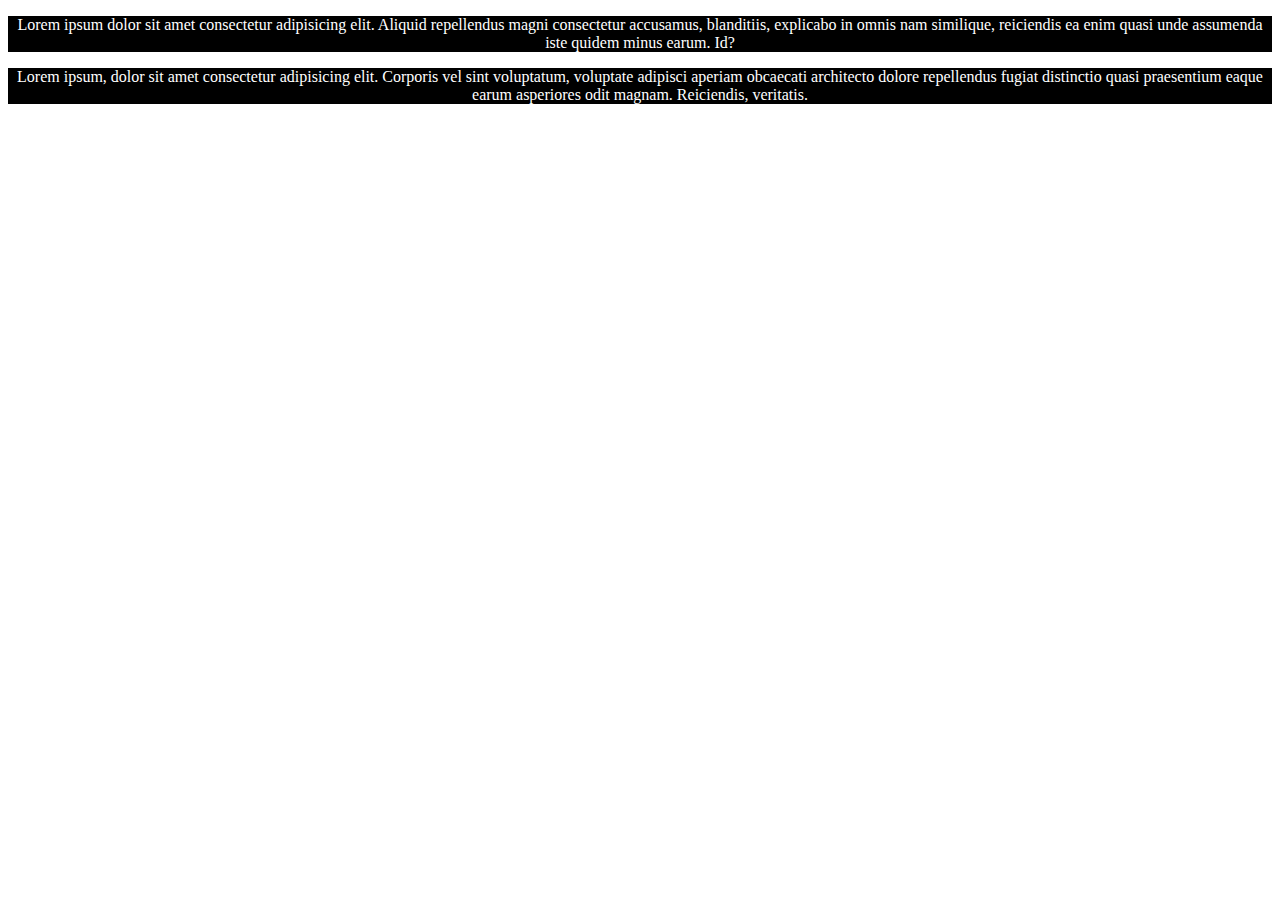
<file: index.html>
<!DOCTYPE html>
<html lang="en">
<head>
    <meta charset="UTF-8">
    <meta name="viewport" content="width=device-width, initial-scale=1.0">
    <title>It's the main branch</title>
    <link rel="stylesheet" href="style.css">
</head>
<body>
    <p>Lorem ipsum dolor sit amet consectetur adipisicing elit. Aliquid repellendus magni consectetur accusamus, blanditiis, explicabo in omnis nam similique, reiciendis ea enim quasi unde assumenda iste quidem minus earum. Id?</p>
    <p>Lorem ipsum, dolor sit amet consectetur adipisicing elit. Corporis vel sint voluptatum, voluptate adipisci aperiam obcaecati architecto dolore repellendus fugiat distinctio quasi praesentium eaque earum asperiores odit magnam. Reiciendis, veritatis.</p>

</body>
</html>
</file>
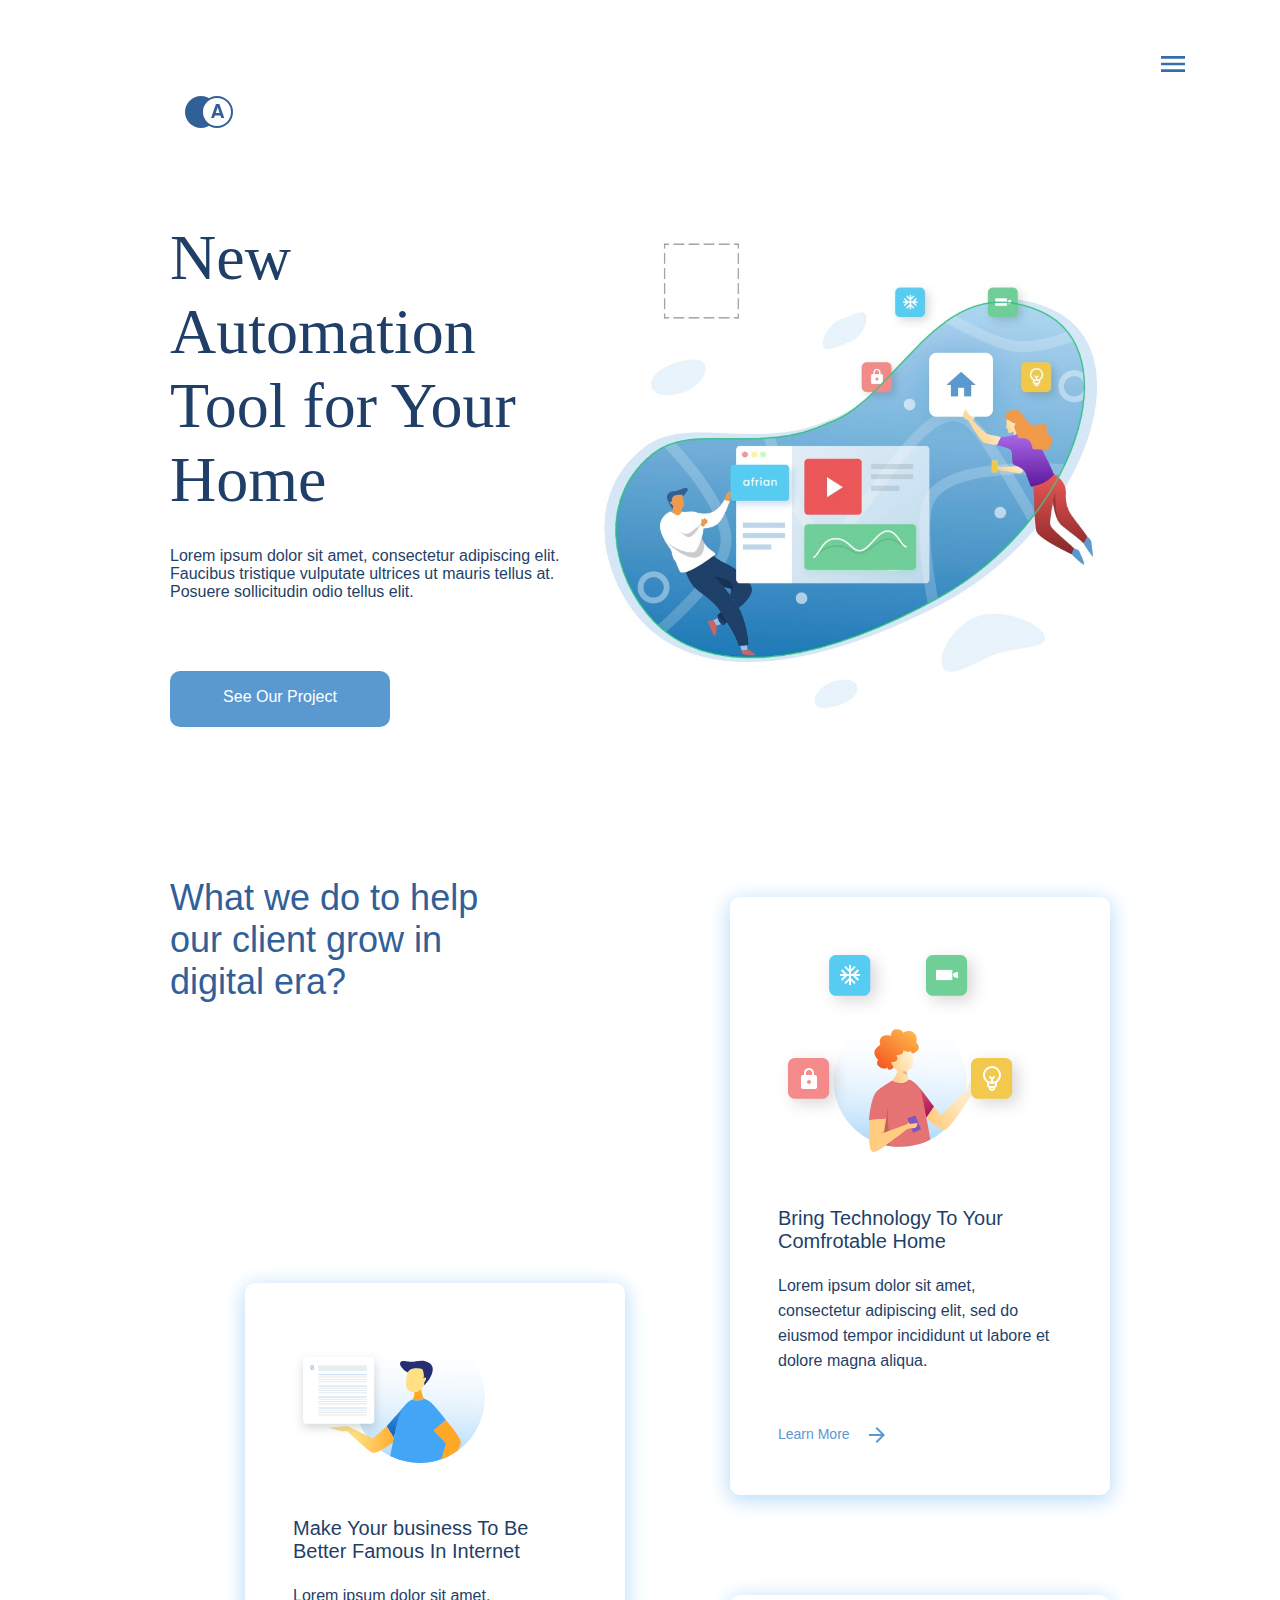
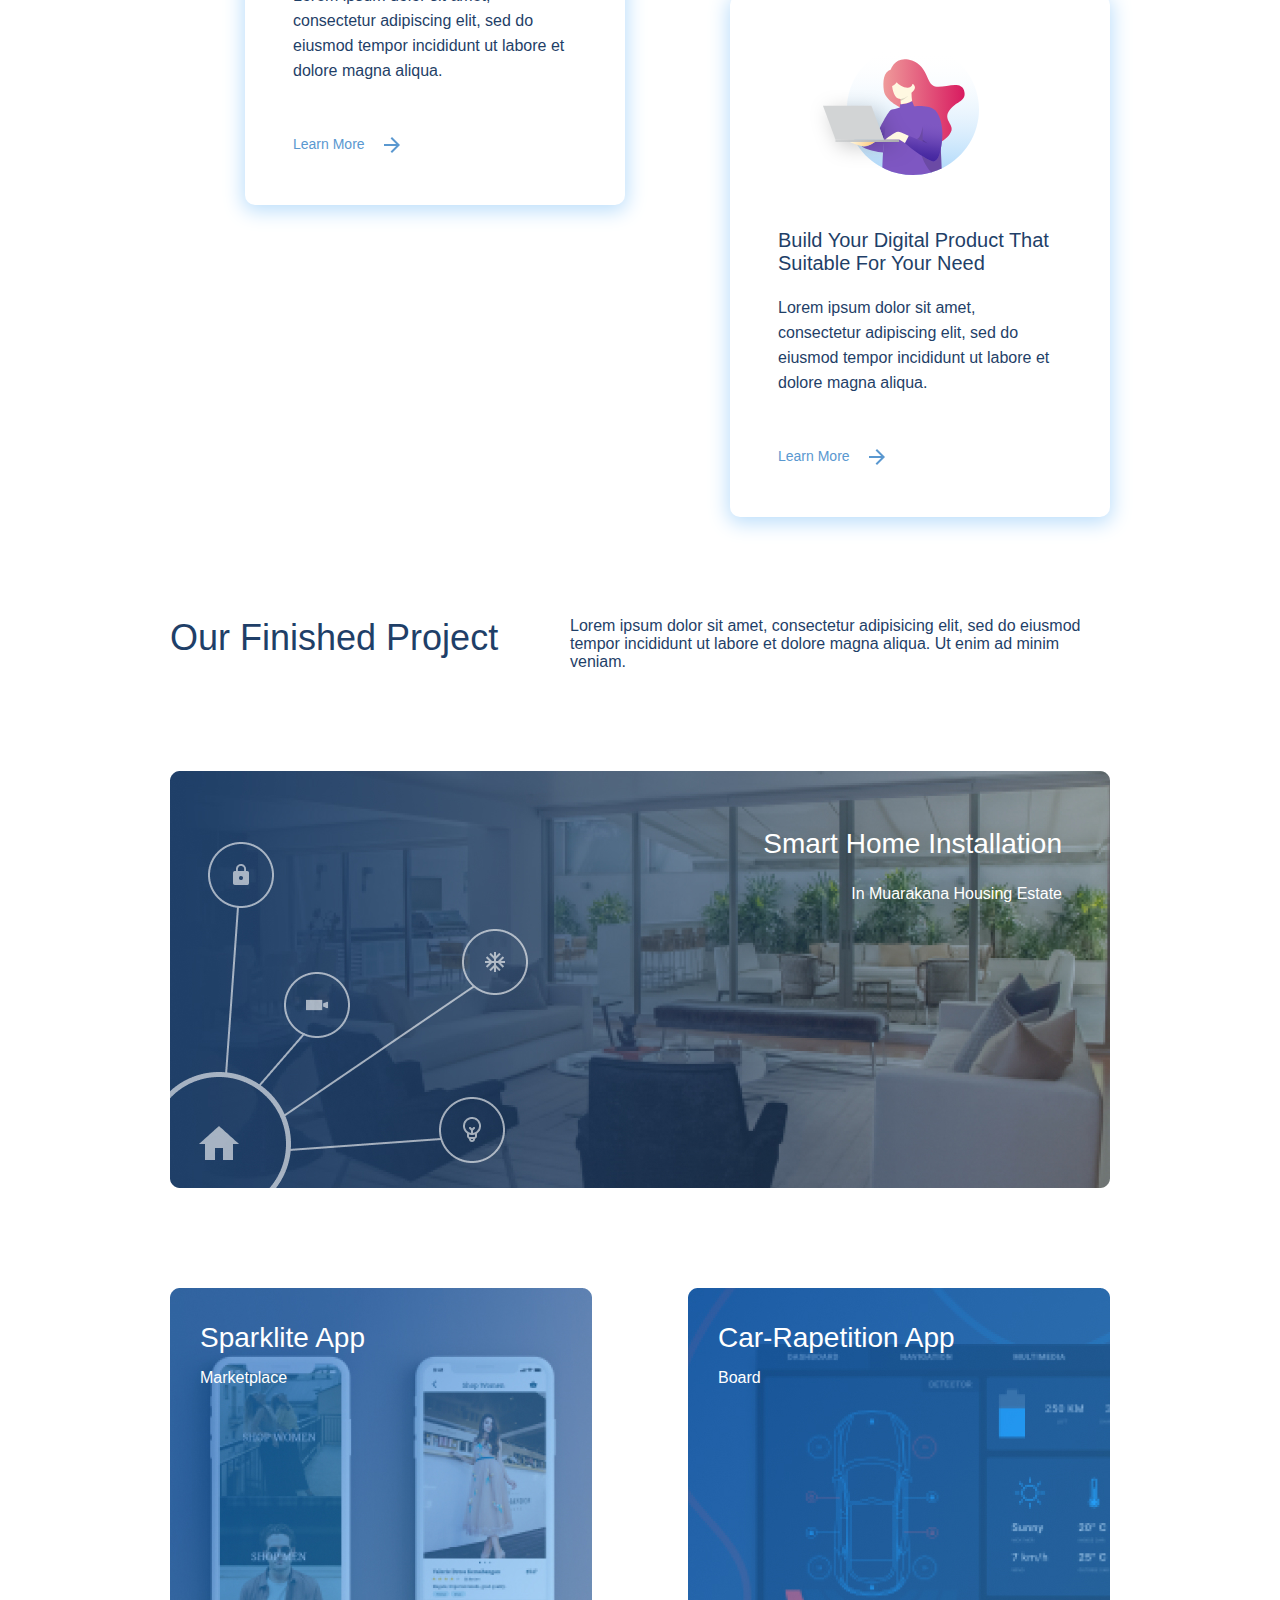
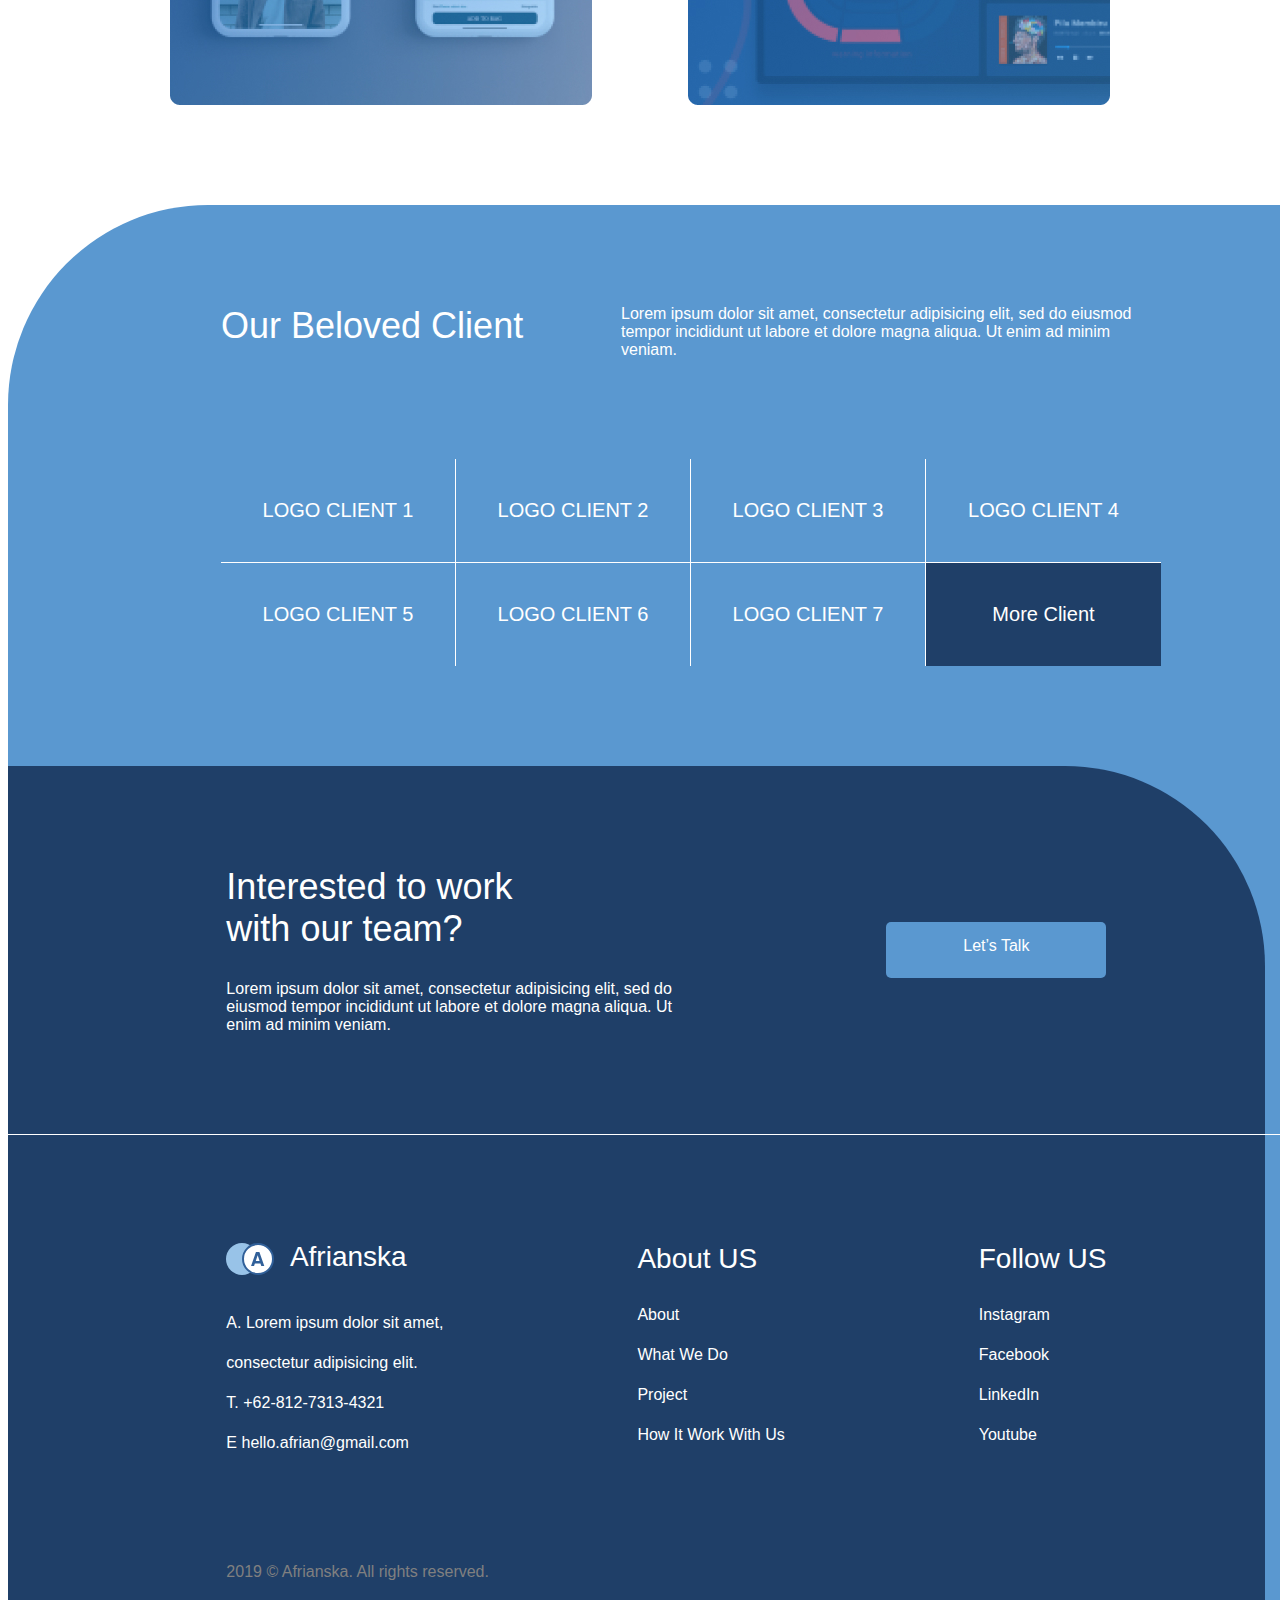
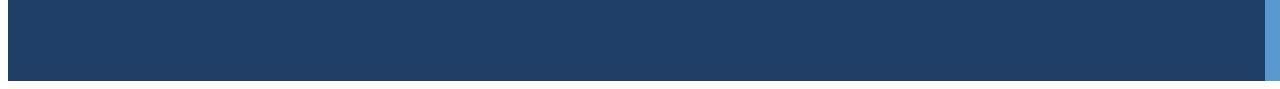
<file: docs/index.html>
<!DOCTYPE html>
<html lang="ru">

<head>
  <meta charset="UTF-8">
  <!-- <meta name="viewport" content="width=device-width"> -->
  <title>Figma-6 page-1</title>
  <link href="Figma-6 page-1.css" rel="stylesheet">
  <link href="https://fonts.cdnfonts.com/css/gilroy-bold?styles=20876,20877,20878,20879,20880" rel="stylesheet">
  <link href="https://db.onlinewebfonts.com/c/d1243736bfe07b546f8f1e54e7804afb?family=Galien+Regular" rel="stylesheet">

</head>

<body>
  <nav>
    <div class="logo"><img src="logo.svg"></div>
    <div class="menu"><img src="ic_menu_48px.svg"></div>
  </nav>
  <header>
    <div class="text-header">
      <div class="text-1-header">New Automation <br>
        Tool for Your Home</div>
      <div class="text-2-header">Lorem ipsum dolor sit amet, consectetur adipiscing elit. Faucibus tristique vulputate
        ultrices ut mauris tellus at. Posuere sollicitudin odio tellus elit.</div>
      <div class="see-button"><a href="Figma-6 blog page.html">See Our Project</a></div>
    </div>
    <div class="img-header">
      <img src="92226342-9FC2-4EC9-BCE0-161C15E54992.jpeg">
    </div>
  </header>
  <section class="section-1">
    <div class="col-1-sec-1">
      <div class="text-sec-1">What we do to help
        our client grow in
        digital era?</div>
      <div class="card card-1">
        <img src="1.svg">
        <div class="text-1-card">Make Your business To Be
          Better Famous In Internet</div>
        <div class="text-2-card">Lorem ipsum dolor sit amet, consectetur adipiscing elit, sed do eiusmod tempor
          incididunt ut labore et dolore magna aliqua. </div>
        <div class="learn-more-card">Learn More &nbsp&nbsp&nbsp;<img style="vertical-align: middle;"
            src="ic_arrow_forward_24px.svg"></div>
      </div>
    </div>
    <div class="col-2-sec-1">
      <div class="card card-2">
        <img src="3.svg">
        <div class="text-1-card">Bring Technology To Your
          Comfrotable Home</div>
        <div class="text-2-card">Lorem ipsum dolor sit amet, consectetur adipiscing elit, sed do eiusmod tempor
          incididunt ut labore et dolore magna aliqua. </div>
        <div class="learn-more-card">Learn More &nbsp&nbsp&nbsp;<img style="vertical-align: middle;"
            src="ic_arrow_forward_24px.svg"></div>
      </div>
      <div class="card card-3">
        <img src="2 20.svg">
        <div class="text-1-card">Build Your Digital Product
          That Suitable For Your Need</div>
        <div class="text-2-card">Lorem ipsum dolor sit amet, consectetur adipiscing elit, sed do eiusmod tempor
          incididunt ut labore et dolore magna aliqua. </div>
        <div class="learn-more-card">Learn More &nbsp&nbsp&nbsp;<img style="vertical-align: middle;"
            src="ic_arrow_forward_24px.svg"></div>
      </div>
    </div>
  </section>
  <section class="our-finished-sec-2">
    <div class="text-sec-2">
      <div class="text-1-sec-2">Our Finished
        Project</div>
      <div class="text-2-sec-2">Lorem ipsum dolor sit amet, consectetur adipisicing elit, sed do eiusmod tempor
        incididunt ut labore et dolore magna aliqua. Ut enim ad minim veniam.</div>
    </div>
    <div class="smart-home-sec-2">
      <div class="text-smart">Smart Home Installation</div>
      <div class="text-under-smart">In Muarakana Housing Estate</div>
    </div>
    <div class="apps">
      <div class="spark">
        <div class="text-1-apps">Sparklite App</div>
        <div class="text-2-apps">Marketplace</div>
      </div>
      <div class="car">
        <div class="text-1-apps">Car-Rapetition App</div>
        <div class="text-2-apps">Board</div>
      </div>
    </div>
  </section>
  <section class="our-client">
    <div class="text-client">
      <div class="text-1-client">Our Beloved
        Client</div>
      <div class="text-2-client">Lorem ipsum dolor sit amet, consectetur adipisicing elit, sed do eiusmod tempor
        incididunt ut labore et dolore magna aliqua. Ut enim ad minim veniam.</div>
    </div>
    <div class="logo-client">
      <div class="logo row-1">LOGO CLIENT 1</div>
      <div class="logo row-1">LOGO CLIENT 2</div>
      <div class="logo row-1">LOGO CLIENT 3</div>
      <div class="logo row-1-1">LOGO CLIENT 4</div>
      <div class="logo row-2">LOGO CLIENT 5</div>
      <div class="logo row-2">LOGO CLIENT 6</div>
      <div class="logo row-2">LOGO CLIENT 7</div>
      <div class="logo more">More Client</div>
    </div>
  </section>
  <footer>
    <div class="dark-blue">
      <div class="footer-content">
        <div class="above-line">
          <div class="text-above">
            <div class="text-1-above">Interested to work <br>
              with our team?</div>
            <div class="text-2-above">Lorem ipsum dolor sit amet, consectetur adipisicing elit, sed do eiusmod tempor
              incididunt ut labore et dolore magna aliqua. Ut enim ad minim veniam.</div>
          </div>
          <div class="button-above"><a href="Figma-6 contact us.html">Let’s Talk</a></div>
        </div>
      </div>
    </div>
    <div class="line"></div>
    <div class="dark-blue-2">
      <div class="footer-content">
        <div class="under-line">
          <div class="col-1-under">
            <div class="text-1-col-1"><img src="logo2.svg"> &nbsp;Afrianska</div>
            <div class="text-2-col-1">A.
              Lorem ipsum dolor sit amet,<br> consectetur adipisicing elit.</div>
            <div class="text-2-col-1">T.
              +62-812-7313-4321</div>
            <div class="text-2-col-1">E
              hello.afrian@gmail.com</div>
          </div>
          <div class="col-2-under">
            <div class="text-1-col-1">About US</div>
            <div class="text-2-col-1">About</div>
            <div class="text-2-col-1">What We Do</div>
            <div class="text-2-col-1">Project</div>
            <div class="text-2-col-1">How It Work With Us</div>
          </div>
          <div class="col-3-under">
            <div class="text-1-col-1">Follow US</div>
            <div class="text-2-col-1">Instagram</div>
            <div class="text-2-col-1">Facebook</div>
            <div class="text-2-col-1">LinkedIn</div>
            <div class="text-2-col-1">Youtube</div>
          </div>
        </div>
        <div class="copyright">2019 © Afrianska. All rights reserved.</div>
      </div>
    </div>
  </footer>
</body>

</html>
</file>
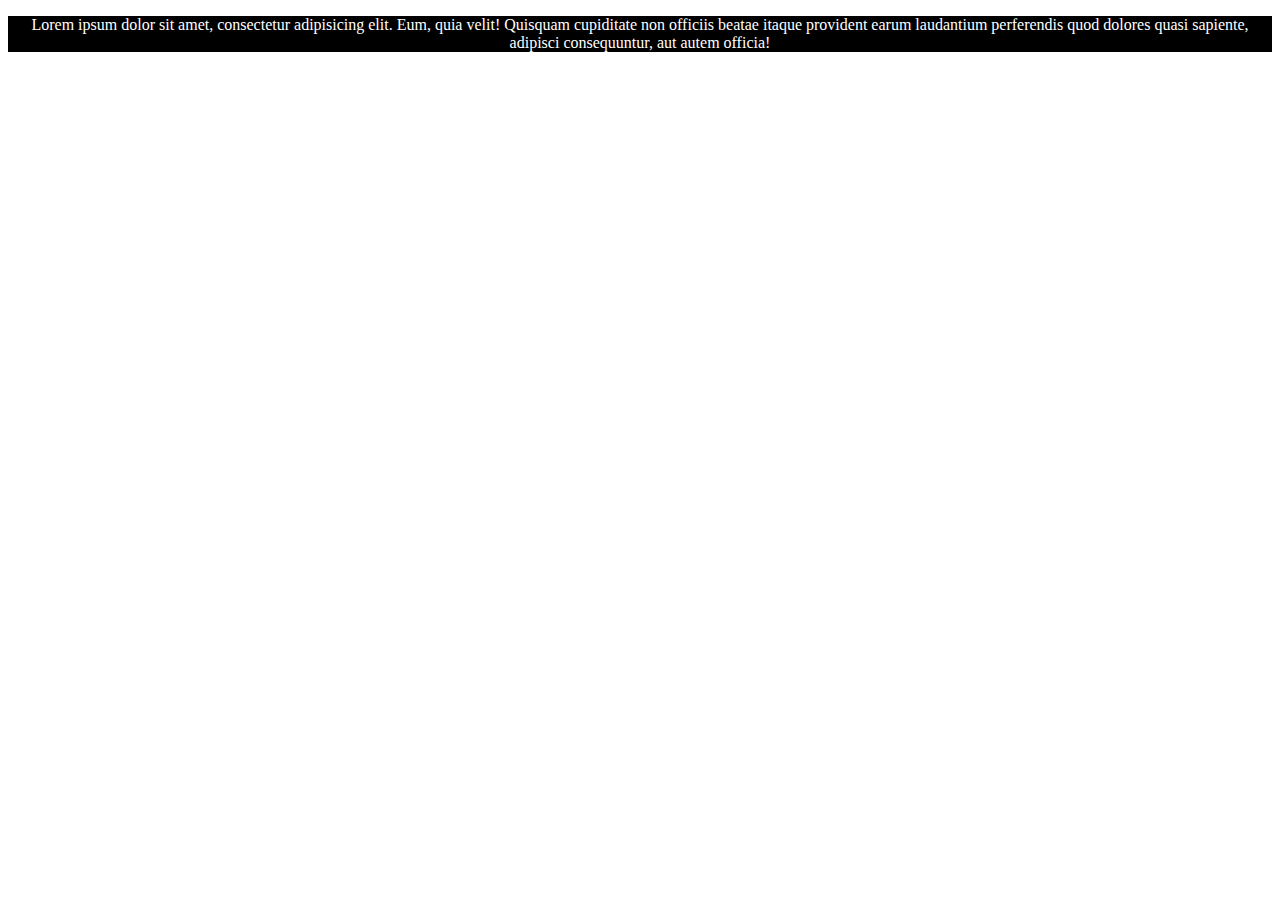
<file: main.html>
<!DOCTYPE html>
<html lang="en">
<head>
    <meta charset="UTF-8">
    <meta name="viewport" content="width=device-width, initial-scale=1.0">
    <title>Main branch</title>
    <link rel="stylesheet" href="style.css">
</head>
<body>
    <p>Lorem ipsum dolor sit amet, consectetur adipisicing elit. Eum, quia velit! Quisquam cupiditate non officiis beatae itaque provident earum laudantium perferendis quod dolores quasi sapiente, adipisci consequuntur, aut autem officia!</p>
</body>
</html>
</file>
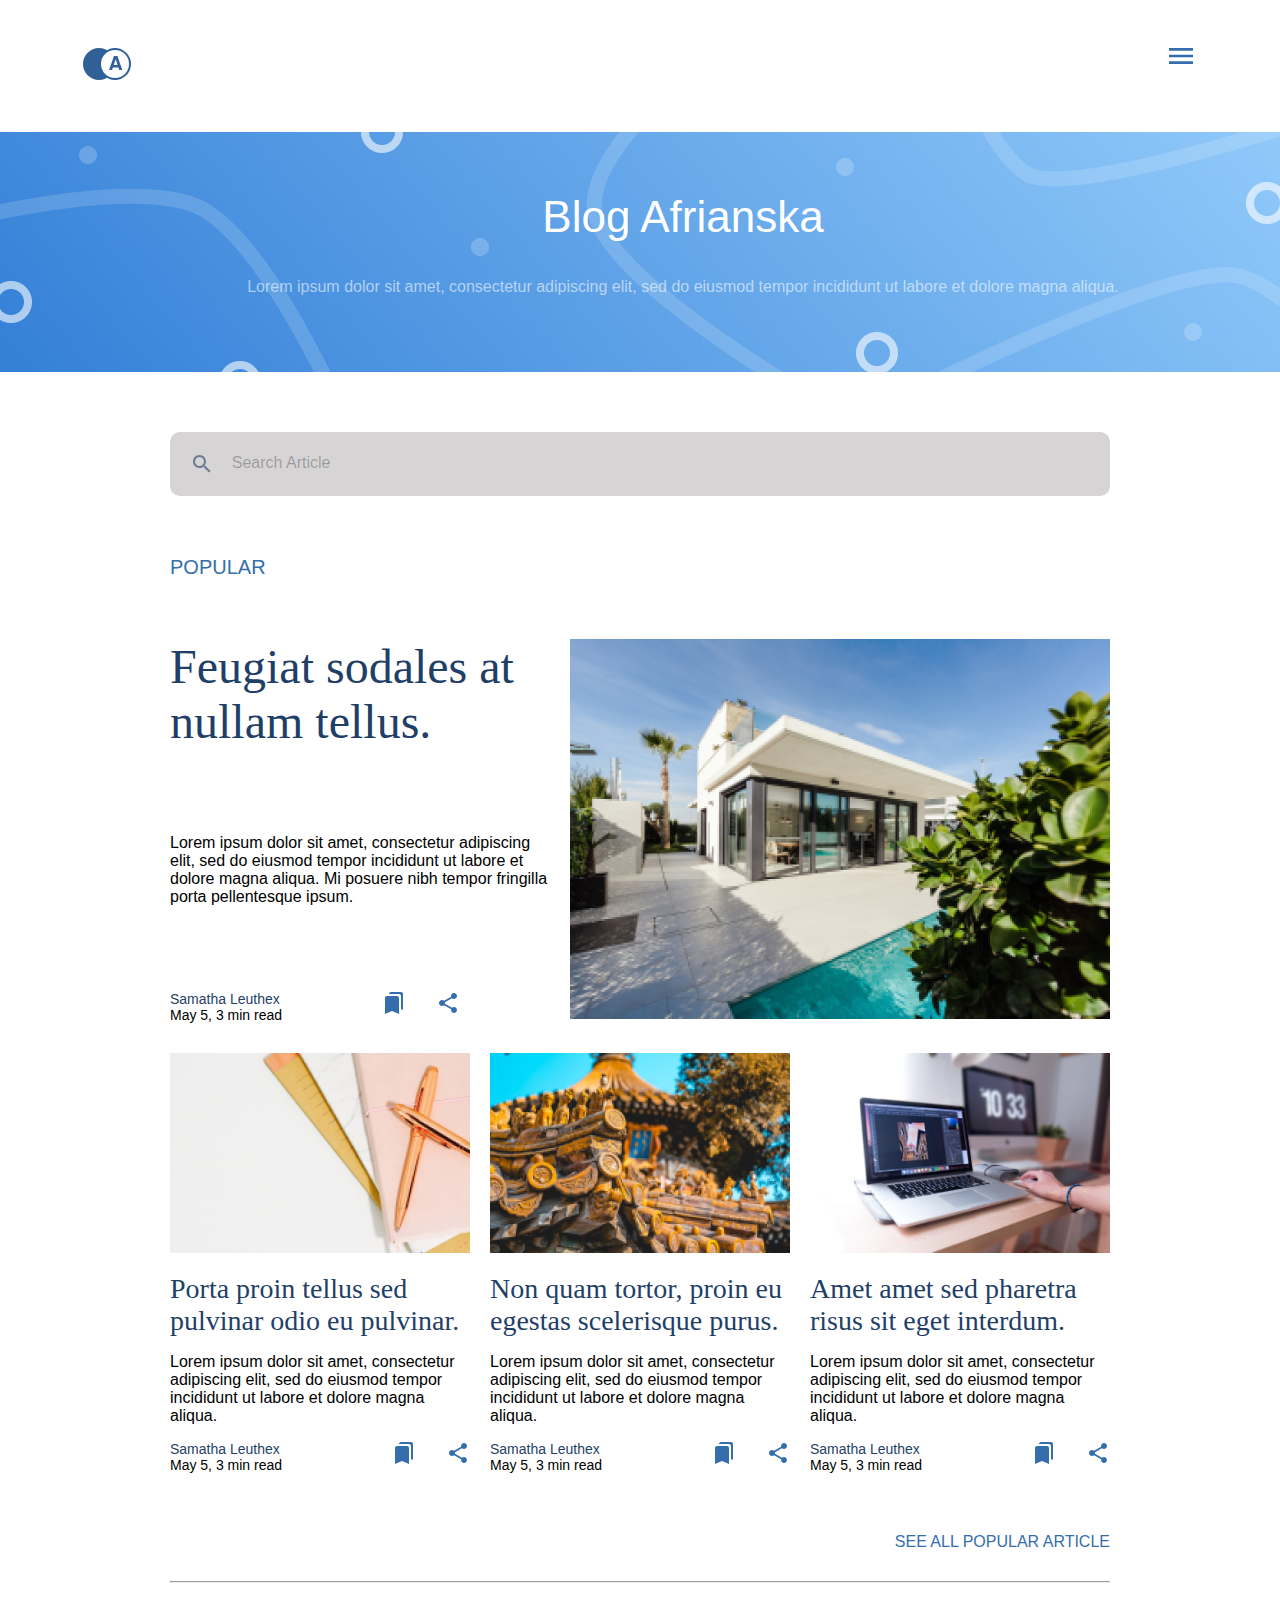
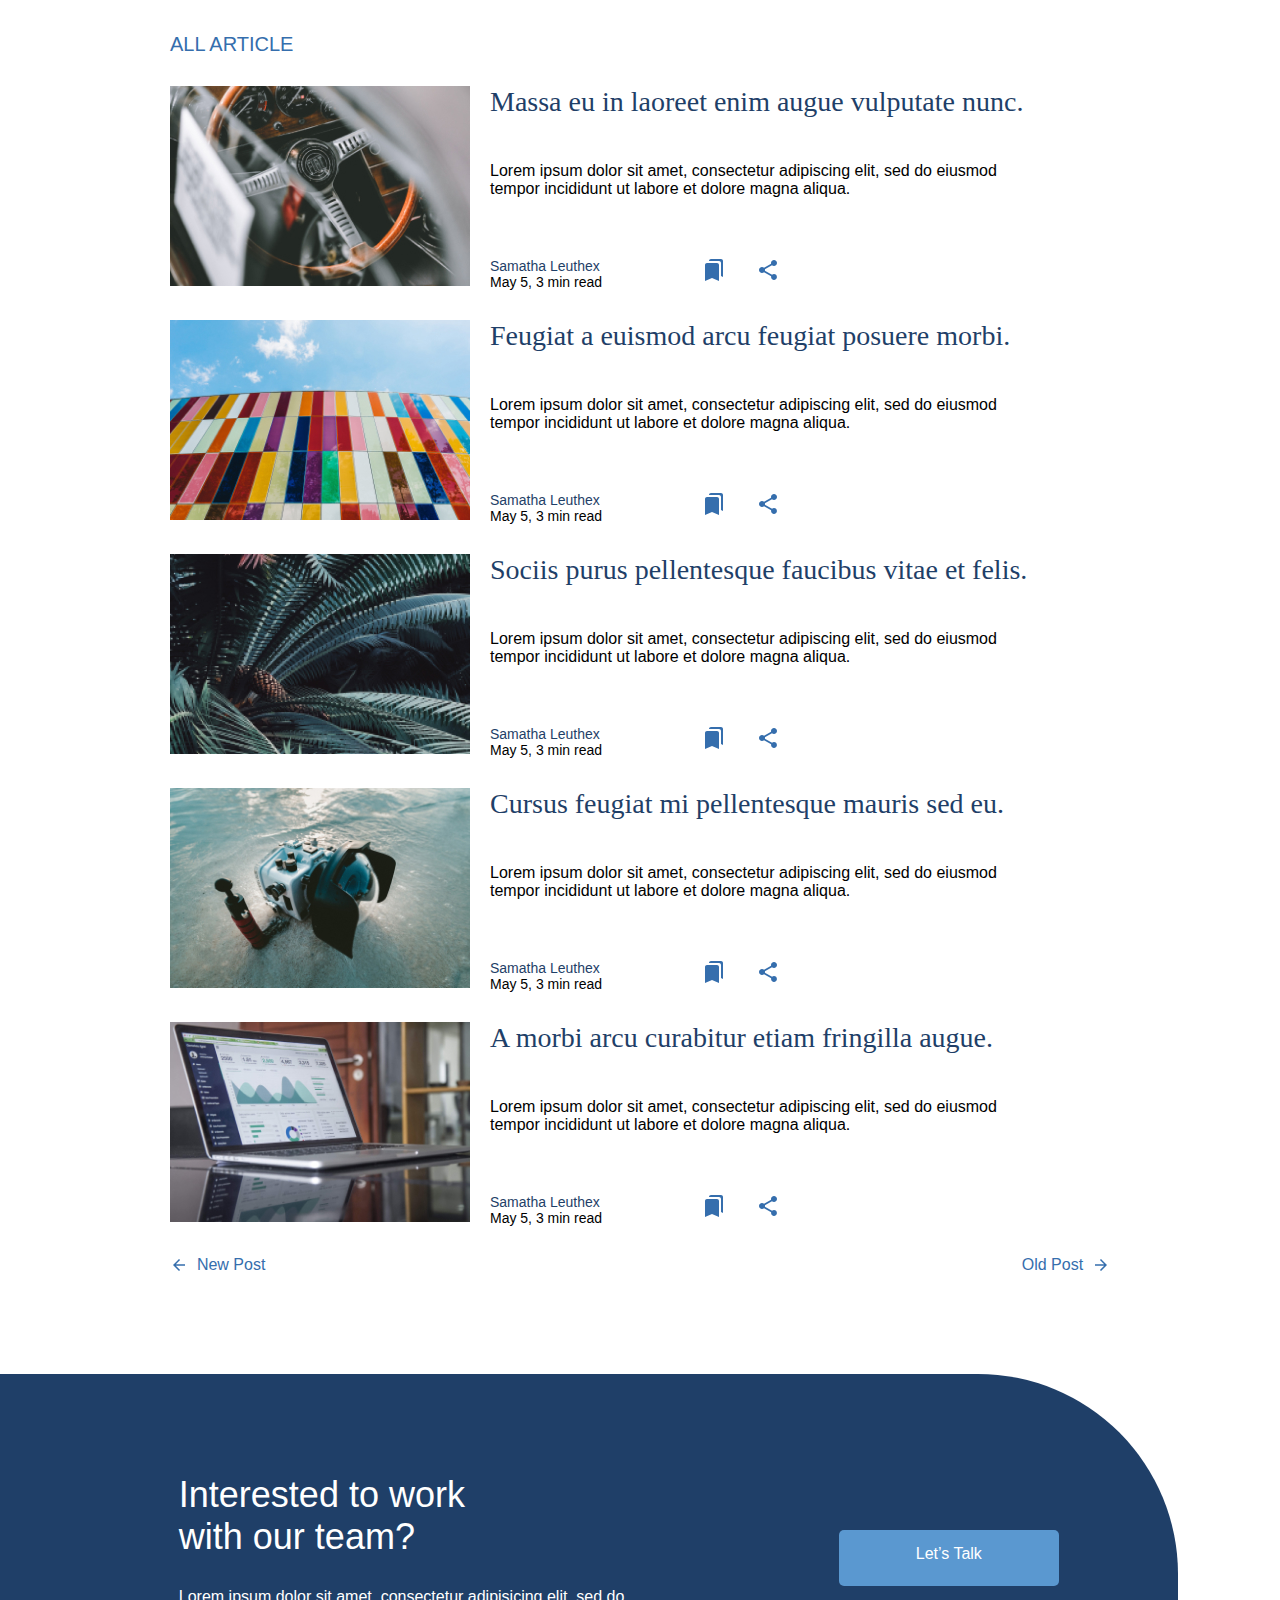
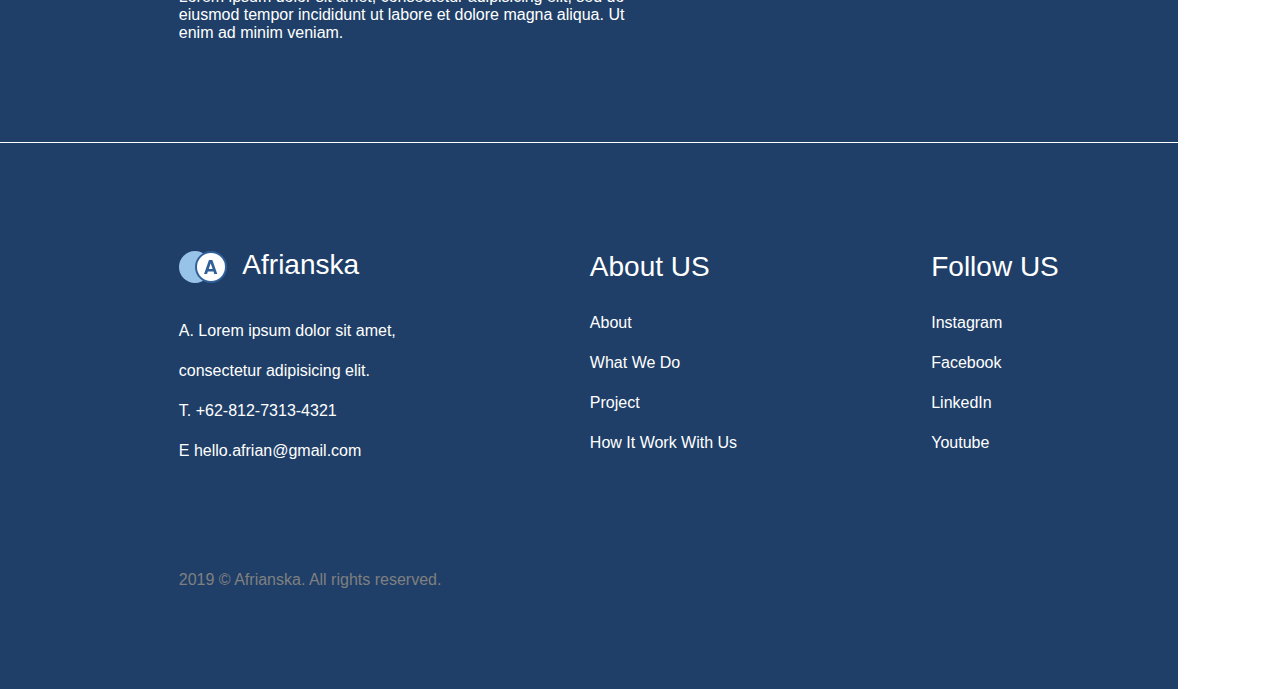
<file: docs/Figma-6 blog page.html>
<!DOCTYPE html>
<html lang="ru">

<head>
  <meta charset="UTF-8">
  <!-- <meta name="viewport" content="width=device-width"> -->
  <title>Figma-6 blog page</title>
  <link href="Figma-6 blog page.css" rel="stylesheet">
  <link href="https://fonts.cdnfonts.com/css/gilroy-bold?styles=20876,20877,20878,20879,20880" rel="stylesheet">
  <link href="https://db.onlinewebfonts.com/c/d1243736bfe07b546f8f1e54e7804afb?family=Galien+Regular" rel="stylesheet">

</head>

<body>
  <nav>
    <div class="logo"><img src="logo.svg"></div>
    <div class="menu"><img src="ic_menu_48px.svg"></div>
  </nav>
  <div class="header">
    <div class="text-1-header">Blog Afrianska</div>
    <div class="text-2-header">Lorem ipsum dolor sit amet, consectetur adipiscing elit, sed do eiusmod tempor incididunt
      ut labore et dolore magna aliqua. </div>
  </div>
  <section class="section-1">
    <div class="search"><img src="ic_search_24px.svg"> &nbsp;&nbsp;&nbsp;Search Article</div>
    <div class="popular">POPULAR</div>
    <article class="article-1">
      <div class="text-article-1">
        <div class="text-1-article-1">Feugiat sodales at nullam tellus.</div>
        <div class="text-2-article-1">Lorem ipsum dolor sit amet, consectetur adipiscing elit, sed do eiusmod tempor
          incididunt ut labore et dolore magna aliqua. Mi posuere nibh tempor fringilla porta pellentesque ipsum.</div>
        <div class="text-and-icons-article-1">
          <div class="text-3-4-article-1">
            <div class="text-3-article-1">Samatha Leuthex</div>
            <div class="text-4-article-1">May 5, 3 min read</div>
          </div>
          <div class="icons-article-1"><img class="bookmark" src="baseline-bookmarks-24px.svg"><img
              src="ic_share_24px.svg"></div>
        </div>
      </div>
      <div class="img-article-1"><img src="Rectangle 5.jpg"></div>
    </article>
    <div class="row-2">
      <div class="col">
        <div class="img-col"><img src="Rectangle 6.jpg"></div>
        <div class="text-1-col">Porta proin tellus sed pulvinar odio eu pulvinar.</div>
        <div class="text-2-col text-2-article-1">Lorem ipsum dolor sit amet, consectetur adipiscing elit, sed do eiusmod
          tempor incididunt ut labore et dolore magna aliqua. </div>
        <div class="text-and-icons-article-1">
          <div class="text-3-4-article-1">
            <div class="text-3-article-1">Samatha Leuthex</div>
            <div class="text-4-article-1">May 5, 3 min read</div>
          </div>
          <div class="icons-article-1"><img class="bookmark" src="baseline-bookmarks-24px.svg"><img
              src="ic_share_24px.svg"></div>
        </div>
      </div>
      <div class="col">
        <div class="img-col"><img src="Rectangle 7.jpg"></div>
        <div class="text-1-col">Non quam tortor, proin eu egestas scelerisque purus.</div>
        <div class="text-2-col text-2-article-1">Lorem ipsum dolor sit amet, consectetur adipiscing elit, sed do eiusmod
          tempor incididunt ut labore et dolore magna aliqua. </div>
        <div class="text-and-icons-article-1">
          <div class="text-3-4-article-1">
            <div class="text-3-article-1">Samatha Leuthex</div>
            <div class="text-4-article-1">May 5, 3 min read</div>
          </div>
          <div class="icons-article-1"><img class="bookmark" src="baseline-bookmarks-24px.svg"><img
              src="ic_share_24px.svg"></div>
        </div>
      </div>
      <div class="col">
        <div class="img-col"><img src="Rectangle 8.jpg"></div>
        <div class="text-1-col">Amet amet sed pharetra risus sit eget interdum.</div>
        <div class="text-2-col text-2-article-1">Lorem ipsum dolor sit amet, consectetur adipiscing elit, sed do eiusmod
          tempor incididunt ut labore et dolore magna aliqua. </div>
        <div class="text-and-icons-article-1">
          <div class="text-3-4-article-1">
            <div class="text-3-article-1">Samatha Leuthex</div>
            <div class="text-4-article-1">May 5, 3 min read</div>
          </div>
          <div class="icons-article-1"><img class="bookmark" src="baseline-bookmarks-24px.svg"><img
              src="ic_share_24px.svg"></div>
        </div>
      </div>
    </div>
    <div class="see-all">SEE ALL POPULAR ARTICLE</div>
    <hr>
    <div class="all-article">ALL ARTICLE</div>
    <div class="all-article-row">
      <div class="img-all-article-row"><img src="Rectangle 10.jpg"></div>
      <div class="text-all-article-row ">
        <div class="text-1-article-row">Massa eu in laoreet enim augue vulputate nunc.</div>
        <div class="text-2-col text-2-article-1">Lorem ipsum dolor sit amet, consectetur adipiscing elit, sed do eiusmod
          tempor incididunt ut labore et dolore magna aliqua. </div>
        <div class="text-and-icons-article-1">
          <div class="text-3-4-article-1">
            <div class="text-3-article-1">Samatha Leuthex</div>
            <div class="text-4-article-1">May 5, 3 min read</div>
          </div>
          <div class="icons-article-1"><img class="bookmark" src="baseline-bookmarks-24px.svg"><img
              src="ic_share_24px.svg"></div>
        </div>
      </div>
    </div>
    <div class="all-article-row">
      <div class="img-all-article-row"><img src="Rectangle 11.jpg"></div>
      <div class="text-all-article-row ">
        <div class="text-1-article-row">Feugiat a euismod arcu feugiat posuere morbi.</div>
        <div class="text-2-col text-2-article-1">Lorem ipsum dolor sit amet, consectetur adipiscing elit, sed do eiusmod
          tempor incididunt ut labore et dolore magna aliqua. </div>
        <div class="text-and-icons-article-1">
          <div class="text-3-4-article-1">
            <div class="text-3-article-1">Samatha Leuthex</div>
            <div class="text-4-article-1">May 5, 3 min read</div>
          </div>
          <div class="icons-article-1"><img class="bookmark" src="baseline-bookmarks-24px.svg"><img
              src="ic_share_24px.svg"></div>
        </div>
      </div>
    </div>
    <div class="all-article-row">
      <div class="img-all-article-row"><img src="Rectangle 12.jpg"></div>
      <div class="text-all-article-row ">
        <div class="text-1-article-row">Sociis purus pellentesque faucibus vitae et felis.</div>
        <div class="text-2-col text-2-article-1">Lorem ipsum dolor sit amet, consectetur adipiscing elit, sed do eiusmod
          tempor incididunt ut labore et dolore magna aliqua. </div>
        <div class="text-and-icons-article-1">
          <div class="text-3-4-article-1">
            <div class="text-3-article-1">Samatha Leuthex</div>
            <div class="text-4-article-1">May 5, 3 min read</div>
          </div>
          <div class="icons-article-1"><img class="bookmark" src="baseline-bookmarks-24px.svg"><img
              src="ic_share_24px.svg"></div>
        </div>
      </div>
    </div>
    <div class="all-article-row">
      <div class="img-all-article-row"><img src="Rectangle 13.jpg"></div>
      <div class="text-all-article-row ">
        <div class="text-1-article-row">Cursus feugiat mi pellentesque mauris sed eu.</div>
        <div class="text-2-col text-2-article-1">Lorem ipsum dolor sit amet, consectetur adipiscing elit, sed do eiusmod
          tempor incididunt ut labore et dolore magna aliqua. </div>
        <div class="text-and-icons-article-1">
          <div class="text-3-4-article-1">
            <div class="text-3-article-1">Samatha Leuthex</div>
            <div class="text-4-article-1">May 5, 3 min read</div>
          </div>
          <div class="icons-article-1"><img class="bookmark" src="baseline-bookmarks-24px.svg"><img
              src="ic_share_24px.svg"></div>
        </div>
      </div>
    </div>
    <div class="all-article-row">
      <div class="img-all-article-row"><img src="Rectangle 14.jpg"></div>
      <div class="text-all-article-row ">
        <div class="text-1-article-row">A morbi arcu curabitur etiam fringilla augue.</div>
        <div class="text-2-col text-2-article-1">Lorem ipsum dolor sit amet, consectetur adipiscing elit, sed do eiusmod
          tempor incididunt ut labore et dolore magna aliqua. </div>
        <div class="text-and-icons-article-1">
          <div class="text-3-4-article-1">
            <div class="text-3-article-1">Samatha Leuthex</div>
            <div class="text-4-article-1">May 5, 3 min read</div>
          </div>
          <div class="icons-article-1"><img class="bookmark" src="baseline-bookmarks-24px.svg"><img
              src="ic_share_24px.svg"></div>
        </div>
      </div>
    </div>
    <div class="post">
      <div class="new"><img src="ic_arrow_back_18px.svg"> &nbsp;New Post</div>
      <div class="old">Old Post &nbsp;<img src="ic_arrow_forward_18px.svg"></div>
    </div>
  </section>
  <footer>
    <div class="dark-blue">
      <div class="footer-content">
        <div class="above-line">
          <div class="text-above">
            <div class="text-1-above">Interested to work <br>
              with our team?</div>
            <div class="text-2-above">Lorem ipsum dolor sit amet, consectetur adipisicing elit, sed do eiusmod tempor
              incididunt ut labore et dolore magna aliqua. Ut enim ad minim veniam.</div>
          </div>
          <div class="button-above">Let’s Talk</div>
        </div>
      </div>
    </div>
    <div class="line"></div>
    <div class="dark-blue-2">
      <div class="footer-content">
        <div class="under-line">
          <div class="col-1-under">
            <div class="text-1-col-1"><img src="logo2.svg"> &nbsp;Afrianska</div>
            <div class="text-2-col-1">A.
              Lorem ipsum dolor sit amet,<br> consectetur adipisicing elit.</div>
            <div class="text-2-col-1">T.
              +62-812-7313-4321</div>
            <div class="text-2-col-1">E
              hello.afrian@gmail.com</div>
          </div>
          <div class="col-2-under">
            <div class="text-1-col-1">About US</div>
            <div class="text-2-col-1">About</div>
            <div class="text-2-col-1">What We Do</div>
            <div class="text-2-col-1">Project</div>
            <div class="text-2-col-1">How It Work With Us</div>
          </div>
          <div class="col-3-under">
            <div class="text-1-col-1">Follow US</div>
            <div class="text-2-col-1">Instagram</div>
            <div class="text-2-col-1">Facebook</div>
            <div class="text-2-col-1">LinkedIn</div>
            <div class="text-2-col-1">Youtube</div>
          </div>
        </div>
        <div class="copyright">2019 © Afrianska. All rights reserved.</div>
      </div>
    </div>
  </footer>
</body>

</html>
</file>
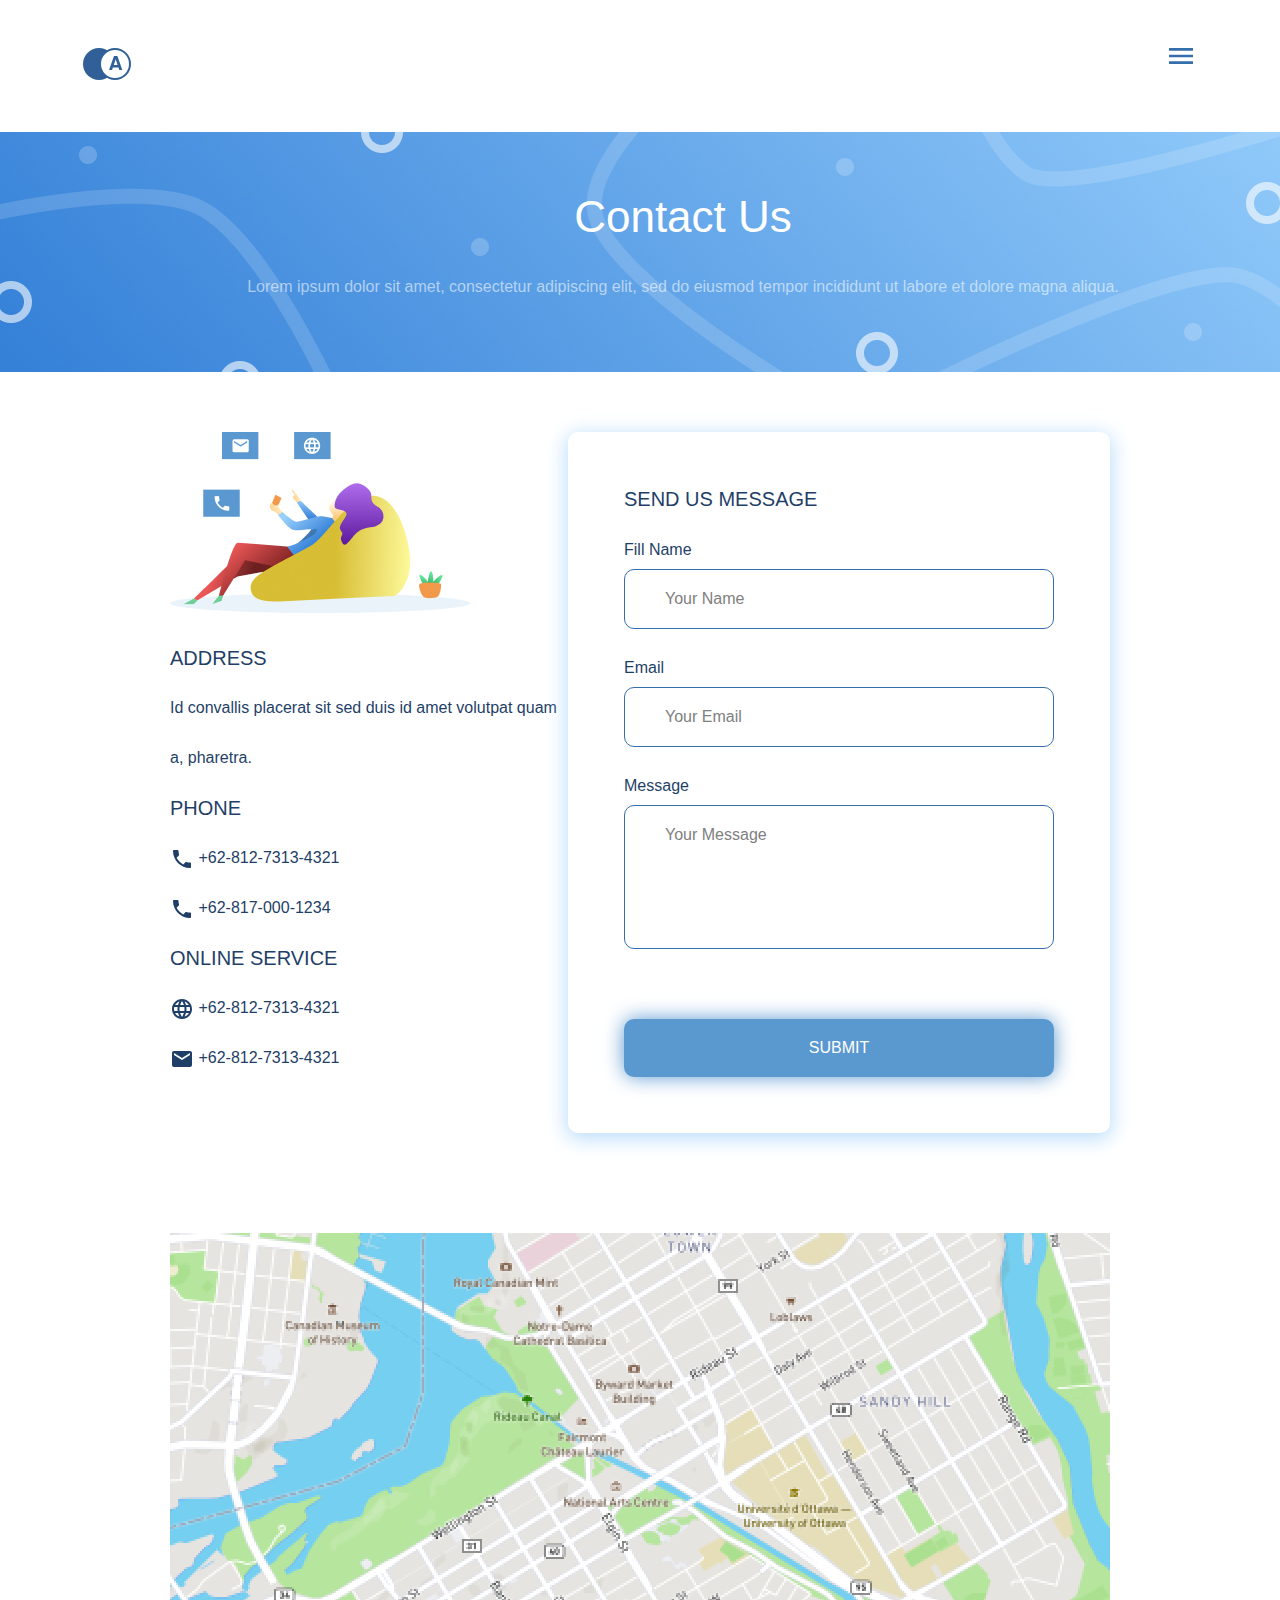
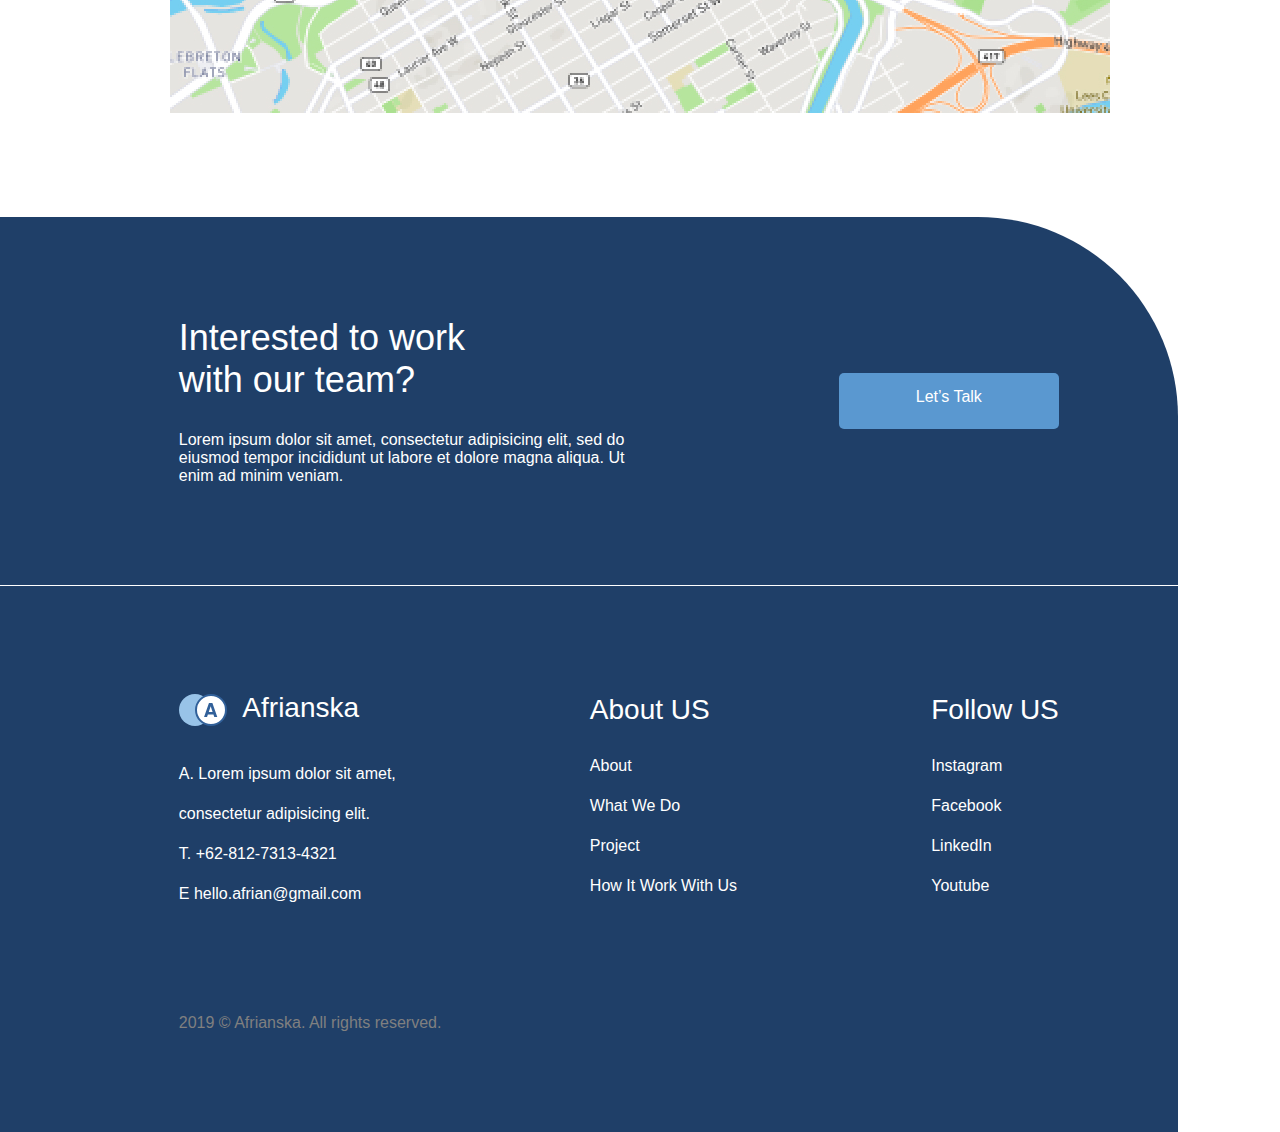
<file: docs/Figma-6 contact us.html>
<!DOCTYPE html>
<html lang="ru">

<head>
  <meta charset="UTF-8">
  <!-- <meta name="viewport" content="width=device-width"> -->
  <title>Figma-6 contact us</title>
  <link href="Figma-6 contact us.css" rel="stylesheet">
  <link href="https://fonts.cdnfonts.com/css/gilroy-bold?styles=20876,20877,20878,20879,20880" rel="stylesheet">
  <link href="https://db.onlinewebfonts.com/c/d1243736bfe07b546f8f1e54e7804afb?family=Galien+Regular" rel="stylesheet">

</head>

<body>

  <nav>
    <div class="logo"><img src="logo.svg"></div>
    <div class="menu"><img src="ic_menu_48px.svg"></div>
  </nav>
  <div class="header">
    <div class="text-1-header">Contact Us</div>
    <div class="text-2-header">Lorem ipsum dolor sit amet, consectetur adipiscing elit, sed do eiusmod tempor incididunt
      ut labore et dolore magna aliqua. </div>
  </div>
  <section class="section">
    <div class="sec-cont">
      <div class="links">
        <img src="Group.jpg" alt="" class="img-links">
        <div class="text-1-links">ADDRESS</div>
        <div class="text-2-links">Id convallis placerat sit sed duis id amet volutpat quam a, pharetra.</div>
        <div class="text-1-links">PHONE</div>
        <div class="text-2-links"><img src="ic_phone_24px.svg"> +62-812-7313-4321</div>
        <div class="text-2-links"><img src="ic_phone_24px.svg"> +62-817-000-1234</div>
        <div class="text-1-links">ONLINE SERVICE</div>
        <div class="text-2-links"><img src="ic_language_24px.svg"> +62-812-7313-4321</div>
        <div class="text-2-links"><img src="ic_email_24px.svg"> +62-812-7313-4321</div>
      </div>
      <div class="card">
        <div class="text-1-card">SEND US MESSAGE</div>
        <div class="header-card">Fill Name</div>
        <div class="your">Your Name</div>
        <div class="header-card">Email</div>
        <div class="your">Your Email</div>
        <div class="header-card">Message</div>
        <div class="your message">Your Message</div>
        <div class="submit">SUBMIT</div>
      </div>
    </div>
    <img class="img-map" src="Rectangle 2.jpg">
  </section>
  <footer>
    <div class="dark-blue">
      <div class="footer-content">
        <div class="above-line">
          <div class="text-above">
            <div class="text-1-above">Interested to work <br>
              with our team?</div>
            <div class="text-2-above">Lorem ipsum dolor sit amet, consectetur adipisicing elit, sed do eiusmod tempor
              incididunt ut labore et dolore magna aliqua. Ut enim ad minim veniam.</div>
          </div>
          <div class="button-above">Let’s Talk</div>
        </div>
      </div>
    </div>
    <div class="line"></div>
    <div class="dark-blue-2">
      <div class="footer-content">
        <div class="under-line">
          <div class="col-1-under">
            <div class="text-1-col-1"><img src="logo2.svg"> &nbsp;Afrianska</div>
            <div class="text-2-col-1">A.
              Lorem ipsum dolor sit amet,<br> consectetur adipisicing elit.</div>
            <div class="text-2-col-1">T.
              +62-812-7313-4321</div>
            <div class="text-2-col-1">E
              hello.afrian@gmail.com</div>
          </div>
          <div class="col-2-under">
            <div class="text-1-col-1">About US</div>
            <div class="text-2-col-1">About</div>
            <div class="text-2-col-1">What We Do</div>
            <div class="text-2-col-1">Project</div>
            <div class="text-2-col-1">How It Work With Us</div>
          </div>
          <div class="col-3-under">
            <div class="text-1-col-1">Follow US</div>
            <div class="text-2-col-1">Instagram</div>
            <div class="text-2-col-1">Facebook</div>
            <div class="text-2-col-1">LinkedIn</div>
            <div class="text-2-col-1">Youtube</div>
          </div>
        </div>
        <div class="copyright">2019 © Afrianska. All rights reserved.</div>
      </div>
    </div>
  </footer>

</body>

</html>
</file>
<file: style.css>
body {
    text-align: center;
}

p {
    background-color: black;
    color: white;
}
</file>
<file: docs/Figma-6 page-1.css>
* {
    box-sizing: border-box;
}

body {
    font-family: 'Gilroy-Regular', sans-serif;
}

nav {
    width: 100%;
    padding: 40px 83px 40px 83px;
    display: flex;
    justify-content: space-between;
}

header {
    width: 940px;
    display: flex;
    justify-content: space-between;
    margin: auto;
}

a {
    text-decoration: none;
    color: white;}

.text-1-header {
    font-family: "Galien Regular";
    font-size: 64px;
    color: #1F3F68;
    margin-bottom: 30px;
}
.text-2-header {
    font-size: 16px;
    color: #1F3F68;
    width: 425px;
    margin-bottom: 70px;

}
.see-button {
    width: 220px;
    height: 56px;
    background-color: #5A98D0;
    text-align: center;
    padding: 17px;
    font-size: 16px;
    color: white;
    border-radius: 10px;
}
.img-header > img {
    width: 516px;
}

.section-1 {
    width: 940px;
    margin: auto;
    display: flex;
    justify-content: space-between;
    margin-top: 150px;
}

.text-sec-1 {
    font-size: 36px;
    color: #316099;
    width: 358px;
}
.card {
    width: 380px;
    padding: 48px;
    border-radius: 10px;
    box-shadow: 0 4px 20px 2px #BBDEFB;
}

.text-1-card {
    margin: 50px 0 20px 0;
    font-size: 20px;
    color: #1F3F68;
}
.text-2-card {
    font-size: 16px;
    color: #1F3F68;
    line-height: 25px;
    margin-bottom: 50px;
}
.learn-more-card {
    font-size: 14px;
    color: #5A98D0;
}

.card-1 {
    position: relative;
    top: 280px;
    left: 75px;
}

.card-2 {
    margin: 20px 0 100px 0;
}


.card-3 > img {
    margin-left: 30px;
}

.our-finished-sec-2 {
    width: 940px;
    margin: auto;
}

.text-sec-2 {
    display: flex;
    justify-content: space-between;
    margin: 100px 0 100px 0;
}

.text-1-sec-2 {
    font-size: 36px;
    color: #1F3F68;
}
.text-2-sec-2 {
    width: 540px;
    font-size: 16px;
    color: #1F3F68;
}

.smart-home-sec-2 {
    width: 940px;
    height: 417px;
    margin: auto;
    background-image: url(Mask\ Group.jpg);
    padding: 48px;
    line-height: 50px;
}

.text-smart {
    text-align: end;
    font-size: 28px;
    color: white;
}
.text-under-smart {
    text-align: end;
    font-size: 16px;
    color: white;
}

.apps {
    display: flex;
    width: 940px;
    justify-content: space-between;
    margin: auto;
    margin-top: 100px;
}

.spark {
    padding: 30px;
    background-image: url(spark.jpg);
    width: 422px;
    height: 417px;
    line-height: 40px;
}

.text-1-apps {
    font-size: 28px;
    color: white;
}

.text-2-apps {
    font-size: 16px;
    color: white;
}

.car {
    padding: 30px;
    background-image: url(car.jpg);
    width: 422px;
    height: 417px;
    line-height: 40px;
}

.our-client {
    width: 1366px;
    background-color: #5A98D0;
    margin: auto;
    margin-top: 100px;
    border-radius: 200px 0 0 0;
    padding: 100px;
}

.text-client {
    display: flex;
    justify-content: space-between;
    margin: auto;
    width: 940px;
    margin-bottom: 100px;

}

.text-1-client {
    font-size: 36px;
    color: white;
}

.text-2-client {
    font-size: 16px;
    color: white;
    width: 540px;
}

.logo-client {
    display: flex;
    flex-wrap: wrap;
    width: 940px;
    margin: auto;
}

.logo {
    width: 235px;
    /* height: 128px; */
    padding: 40px;
    color: white;
    font-size: 20px;
    text-align: center;
}

.more {
    background-color: #1F3F68;
    text-align: center;
    border-top: 1px solid white;
}

.row-1 {
    border-right: 1px solid white;
}

.row-2 {
    border-right: 1px solid white;
    border-top: 1px solid white;
}

footer {
    width: 1366px;
    background-color: #5A98D0;
    margin: auto;
    /* border-radius: 0 200px 0 0; */
}

.dark-blue {
    width: 92%;
    background-color: #1F3F68;
    border-radius: 0 200px 0 0;
    /* margin: auto; */
    /* padding: 50px; */
}

.footer-content {
    width: 940px;
    margin: auto;
}

.above-line {
    display: flex;
    justify-content: space-between;
    margin: auto;
    padding: 100px 0 100px 0;
    margin-left: 60px;
    align-items: center;
    /* border-bottom: 1px solid white; */
}

.text-1-above {
    font-size: 36px;
    color: white;
    margin-bottom: 30px;
}

.text-2-above {
    font-size: 16px;
    color: white;
    width: 460px;
}

.button-above {
    background-color: #5A98D0;
    color: white;
    font-size: 16;
    text-align: center;
    padding: 15px;
    border-radius: 5px;
    width: 220px;
    height: 56px;
}

.line {
    border-bottom: 1px solid white;
    /* width: 1095px; */
}

.under-line {
    display: flex;
    justify-content: space-between;
    margin: auto;
    padding: 100px 0 100px 0;
    margin-left: 60px;
    align-items: center;
}

.dark-blue-2 {
    width: 92%;
    background-color: #1F3F68;

}

.text-1-col-1 {
    color: white;
    font-size: 28px;
    margin-bottom: 20px;
}

.text-1-col-1 > img {
    vertical-align: middle;
}


.text-2-col-1 {
    color: white;
    font-size: 16px;
    line-height: 40px;
}

.copyright {
    padding-bottom: 100px;
    margin-left: 60px;
    color: grey;
}
</file>
<file: docs/Figma-6 blog page.css>
* {
    box-sizing: border-box;
}

body {
    font-family: 'Gilroy-Regular', sans-serif;
    margin: 0;
    padding: 0;
}

nav {
    width: 100%;
    padding: 40px 83px 40px 83px;
    display: flex;
    justify-content: space-between;
}

.header {
    background-image: url(1.jpg);
    padding: 50px 0;
    width: 1366px;
    margin: 0 auto;
    text-align: center;
    line-height: 70px;
}

.text-1-header {
    color: white;
    font-size: 44px;
}
.text-2-header {
    color: rgba(255, 255, 255, 0.569);
}

.section-1 {
    width: 940px;
    margin: auto;
    margin-bottom: 100px;
}

.search {
    background-color: rgba(197, 194, 194, 0.708);
    padding: 20px;
    border-radius: 10px;
    color: rgba(0, 0, 0, 0.277);
    margin: 60px 0;
}

.search > img {
    vertical-align: middle;
}

.popular {
    font-size: 20px;
    color: #356EAD;
    margin-bottom: 60px;
}

.article-1 {
    display: flex;
    justify-content: space-between;
    margin-bottom: 30px;
}

.text-article-1 {
    padding-right: 20px;
    display: flex;
    flex-wrap: wrap;
    align-content: space-between;
}

.text-1-article-1 {
    font-family: Galien;
    font-size: 48px;
    color: #1F3F68;
}

.text-2-article-1 {
    font-size: 16px;  
}

.text-and-icons-article-1 {
    display: flex;
    justify-content: space-between;
}
.text-3-4-article-1 {
    margin-right: 100px;
}
.text-3-article-1 {
    font-size: 14px;
    color: #1F3F68;
}
.text-4-article-1 {
    font-size: 14px;
    color: black;
}

.icons-article-1 > .bookmark {
    margin-right: 30px;
}

.row-2 {
    display: flex;
    margin: auto;
    justify-content: space-between;
    margin-bottom: 60px;
}
.col {
    width: 300px;
}

.text-1-col {
    font-family: Galien;
    font-size: 28px;
    color: #1F3F68;
    margin: 16px 0;
}

.text-2-col {
    margin-bottom: 16px;
}

.see-all {
    font-size: 16px;
    color: #356EAD;
    text-align: end;
    margin-bottom: 30px;
}

.all-article {
    font-size: 20px;
    color: #356EAD;
    margin: 50px 0 30px 0;
}

.all-article-row {
    display: flex;
    /* justify-content: space-between; */
    width: 860px;
    margin-bottom: 30px;
}

.text-all-article-row  {
    margin-left: 20px;
    display: flex;
    flex-wrap: wrap;
    align-content: space-between;
}

.text-1-article-row {
    font-size: 28px;
    color: #1F3F68;
    font-family: galien;
}

.post {
    display: flex;
    justify-content: space-between;
}

.old, .new {
    color: #356EAD;
    font-size: 16px;
    /* vertical-align: middle; */
    
}

.old > img, .new > img {
    vertical-align: top;
}

footer {
    width: 100%;
    /* background-color: #5A98D0; */
    margin: auto;
    /* border-radius: 0 200px 0 0; */
}  

.dark-blue {
    width: 92%;
    background-color: #1F3F68;
    border-radius: 0 200px 0 0;
    /* margin: auto; */
    /* padding: 50px; */
}

.footer-content {
    width: 940px;
    margin: auto;
}
.above-line {
    display: flex;
    justify-content: space-between;
    margin: auto;
    padding: 100px 0 100px 0;
    margin-left: 60px;
    align-items: center;
    /* border-bottom: 1px solid white; */
}
.text-above {
}
.text-1-above {
    font-size: 36px;
    color: white;
    margin-bottom: 30px;
}
.text-2-above {
    font-size: 16px;
    color: white;
    width: 460px;
}
.button-above {
    background-color: #5A98D0;
    color: white;
    font-size: 16;
    text-align: center;
    padding: 15px;
    border-radius: 5px;
    width: 220px;
    height: 56px;
}

.line {
    border-bottom: 1px solid white;
    /* width: 1095px; */
}

.under-line {
    display: flex;
    justify-content: space-between;
    margin: auto;
    padding: 100px 0 100px 0;
    margin-left: 60px;
    align-items: center;
}

.dark-blue-2 {
    width: 92%;
    background-color: #1F3F68;

}

.text-1-col-1 {
    color: white;
    font-size: 28px;
    margin-bottom: 20px;
}

.text-1-col-1 > img {
    vertical-align: middle;
}


.text-2-col-1 {
    color: white;
    font-size: 16px;
    line-height: 40px;
}

.copyright {
    padding-bottom: 100px;
    margin-left: 60px;
    color: grey;
}
</file>
<file: docs/Figma-6 contact us.css>
* {
    box-sizing: border-box;
}

body {
    font-family: 'Gilroy-Regular', sans-serif;
    margin: 0;
    padding: 0;
}

nav {
    width: 100%;
    padding: 40px 83px 40px 83px;
    display: flex;
    justify-content: space-between;
}

.header {
    background-image: url(1.jpg);
    padding: 50px 0;
    width: 1366px;
    margin: 0 auto;
    text-align: center;
    line-height: 70px;
}

.text-1-header {
    color: white;
    font-size: 44px;
}
.text-2-header {
    color: rgba(255, 255, 255, 0.569);
}

section {
    width: 940px;
    margin: auto;
    margin-top: 60px;
}

.sec-cont {
    display: flex;
    justify-content: space-between;
    margin-bottom: 100px;
}

.links {
    line-height: 50px;
}

.text-1-links {
    font-size: 20px;
    color: #1F3F68;
}

.text-2-links {
    font-size: 16px;
    color: #1F3F68;

}

.text-2-links > img {
    vertical-align: middle;
}

.card {
    box-shadow: 0 4px 20px 2px #BBDEFB;
    padding: 56px;
    border-radius: 10px;
}

.text-1-card {
    font-size: 20px;
    color: #1F3F68;
}
.header-card {
    font-size: 16px;
    color: #1F3F68;
    margin: 30px 0 10px 0;
}

.your {
    width: 430px;
    padding: 20px 40px;
    border: 1px solid #356EAD;
    border-radius: 10px;
    font-size: 16px;
    color: grey;
}

.message {
    height: 144px;
}

.submit {
    width: 430px;
    padding: 20px 40px;
    background-color: #5A98D0;
    border-radius: 10px;
    font-size: 16px;
    color: white;
    text-align: center;
    box-shadow: 0 0 20px 0 #5A98D0;
    margin-top: 70px;
}

.img-map {
    margin-bottom: 100px;
}

footer {
    width: 100%;
    /* background-color: #5A98D0; */
    margin: auto;
    /* border-radius: 0 200px 0 0; */
}  

.dark-blue {
    width: 92%;
    background-color: #1F3F68;
    border-radius: 0 200px 0 0;
    /* margin: auto; */
    /* padding: 50px; */
}

.footer-content {
    width: 940px;
    margin: auto;
}
.above-line {
    display: flex;
    justify-content: space-between;
    margin: auto;
    padding: 100px 0 100px 0;
    margin-left: 60px;
    align-items: center;
    /* border-bottom: 1px solid white; */
}
.text-above {
}
.text-1-above {
    font-size: 36px;
    color: white;
    margin-bottom: 30px;
}
.text-2-above {
    font-size: 16px;
    color: white;
    width: 460px;
}
.button-above {
    background-color: #5A98D0;
    color: white;
    font-size: 16;
    text-align: center;
    padding: 15px;
    border-radius: 5px;
    width: 220px;
    height: 56px;
}

.line {
    border-bottom: 1px solid white;
    /* width: 1095px; */
}

.under-line {
    display: flex;
    justify-content: space-between;
    margin: auto;
    padding: 100px 0 100px 0;
    margin-left: 60px;
    align-items: center;
}

.dark-blue-2 {
    width: 92%;
    background-color: #1F3F68;

}

.text-1-col-1 {
    color: white;
    font-size: 28px;
    margin-bottom: 20px;
}

.text-1-col-1 > img {
    vertical-align: middle;
}


.text-2-col-1 {
    color: white;
    font-size: 16px;
    line-height: 40px;
}

.copyright {
    padding-bottom: 100px;
    margin-left: 60px;
    color: grey;
}
</file>
